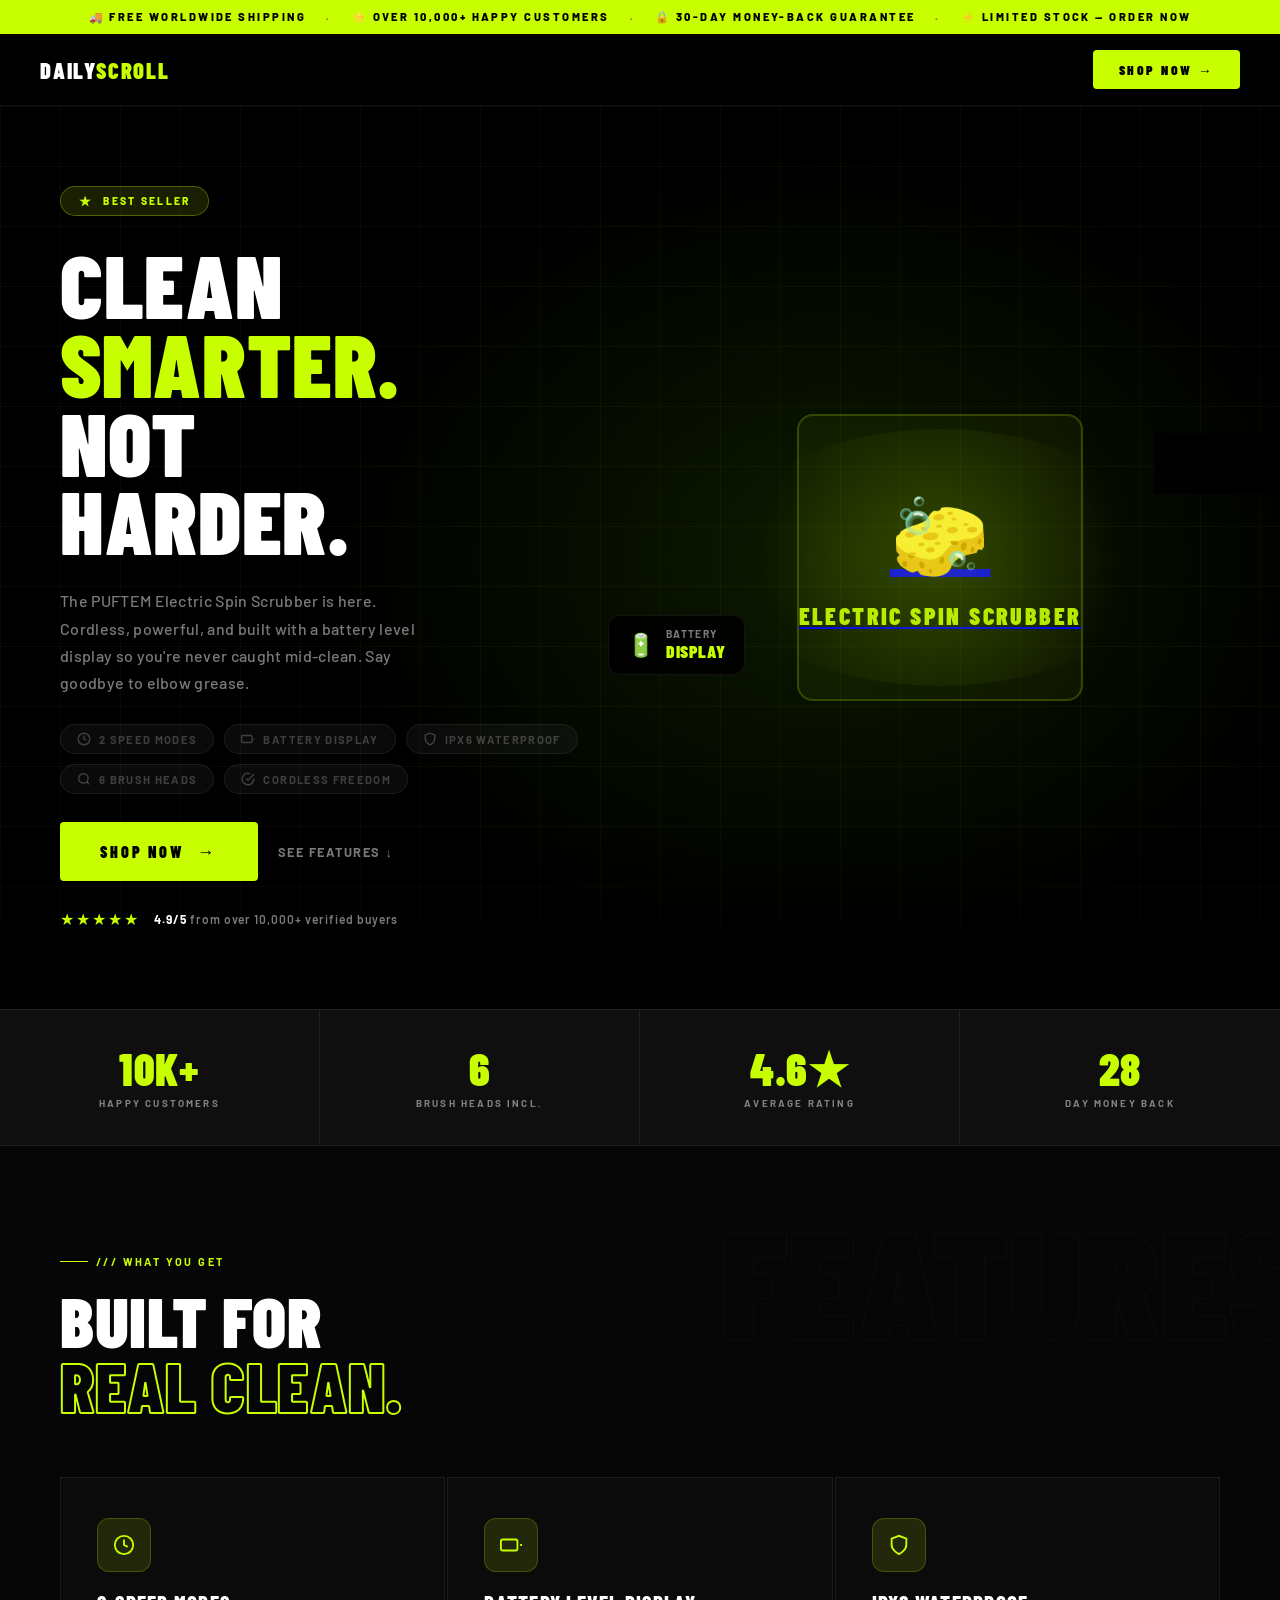
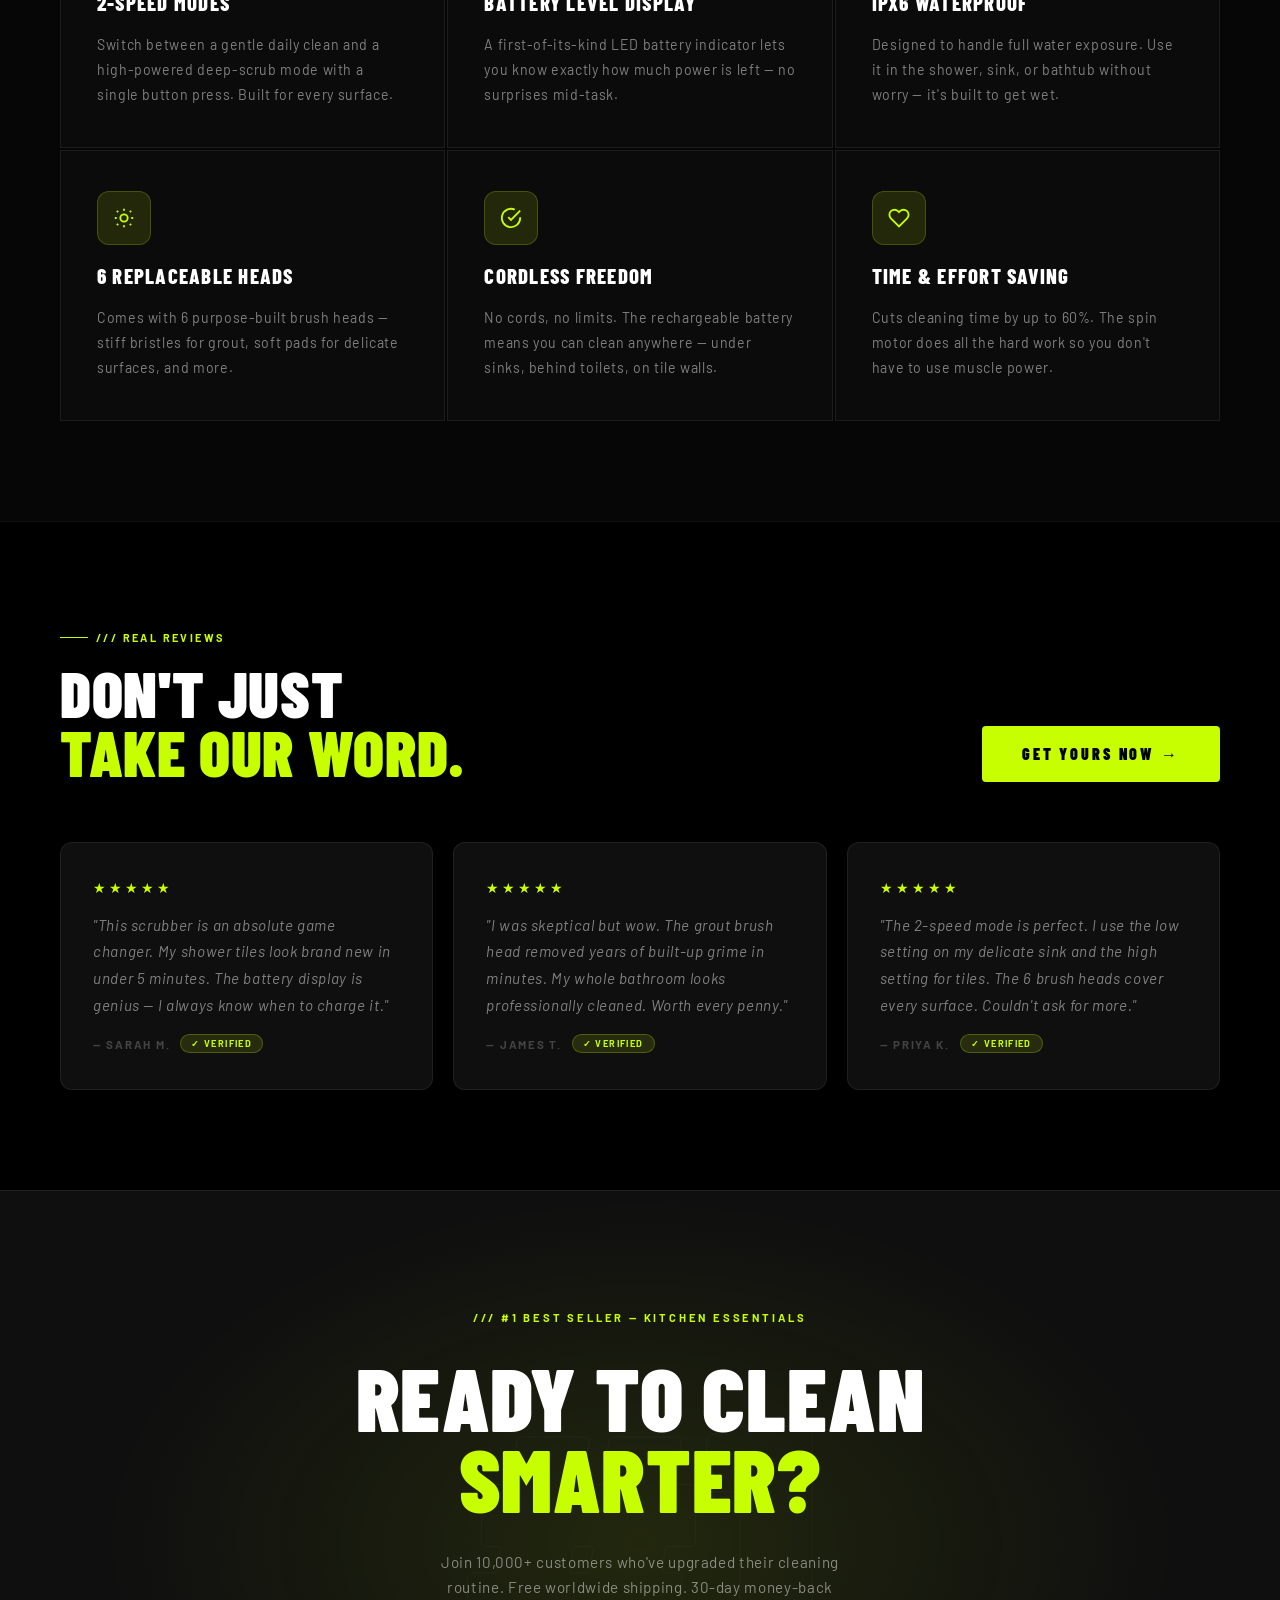
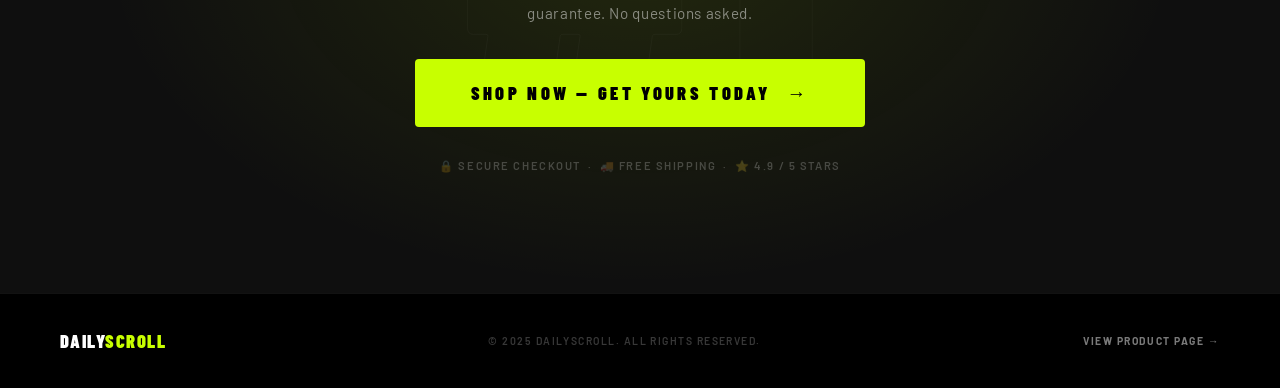
<file: assets/ad-scrubber.html>
<!DOCTYPE html>
<html lang="en">
<head>
  <meta charset="UTF-8" />
  <meta name="viewport" content="width=device-width, initial-scale=1.0" />
  <title>Clean Smarter. Not Harder. — DailyScroll Best Seller</title>
  <meta name="description" content="Meet the PUFTEM Electric Spin Scrubber — 6 replaceable heads, 2 speeds, cordless freedom. Our #1 Best Seller for a reason. Shop now at DailyScroll." />
  <link rel="preconnect" href="https://fonts.googleapis.com" />
  <link rel="preconnect" href="https://fonts.gstatic.com" crossorigin />
  <link href="https://fonts.googleapis.com/css2?family=Barlow+Condensed:wght@400;600;700;800;900&family=Barlow:wght@400;500;600;700;800&display=swap" rel="stylesheet" />
  <style>
    /* =============================================
       RESET & TOKENS
    ============================================= */
    *, *::before, *::after { margin: 0; padding: 0; box-sizing: border-box; }

    :root {
      --accent:    #c8ff00;
      --accent-dim: rgba(200,255,0,0.12);
      --accent-glow: rgba(200,255,0,0.35);
      --black:     #000000;
      --dark:      #060606;
      --mid:       #0f0f0f;
      --border:    rgba(255,255,255,0.07);
      --white:     #ffffff;
      --muted:     rgba(255,255,255,0.48);
      --dim:       rgba(255,255,255,0.22);
      --font-cond: 'Barlow Condensed', sans-serif;
      --font-body: 'Barlow', sans-serif;
      --radius:    4px;
    }

    html { scroll-behavior: smooth; }

    body {
      background: var(--black);
      color: var(--white);
      font-family: var(--font-body);
      overflow-x: hidden;
      letter-spacing: 0.04em;
    }

    /* =============================================
       TRUST BAR
    ============================================= */
    .trust-bar {
      background: var(--accent);
      color: var(--black);
      text-align: center;
      padding: 10px 16px;
      font-family: var(--font-body);
      font-size: 0.7rem;
      font-weight: 800;
      letter-spacing: 0.22em;
      text-transform: uppercase;
      display: flex;
      align-items: center;
      justify-content: center;
      gap: 20px;
      flex-wrap: wrap;
    }

    .trust-bar span { opacity: 0.5; }

    /* =============================================
       HEADER / NAV
    ============================================= */
    header {
      position: sticky;
      top: 0;
      z-index: 999;
      background: rgba(0,0,0,0.92);
      backdrop-filter: blur(20px);
      -webkit-backdrop-filter: blur(20px);
      border-bottom: 1px solid var(--border);
      padding: 16px 40px;
      display: flex;
      align-items: center;
      justify-content: space-between;
    }

    .logo {
      font-family: var(--font-cond);
      font-size: 1.4rem;
      font-weight: 900;
      letter-spacing: 0.08em;
      text-transform: uppercase;
      color: var(--white);
      text-decoration: none;
    }

    .logo em { color: var(--accent); font-style: normal; }

    .header-cta {
      display: inline-flex;
      align-items: center;
      gap: 10px;
      background: var(--accent);
      color: var(--black);
      font-family: var(--font-cond);
      font-size: 0.85rem;
      font-weight: 900;
      letter-spacing: 0.18em;
      text-transform: uppercase;
      padding: 11px 26px;
      text-decoration: none;
      border-radius: var(--radius);
      transition: transform 0.2s ease, box-shadow 0.2s ease;
    }

    .header-cta:hover {
      transform: translateY(-2px);
      box-shadow: 0 8px 24px var(--accent-glow);
    }

    /* =============================================
       HERO / AD SECTION
    ============================================= */
    .hero {
      position: relative;
      min-height: 88vh;
      display: grid;
      grid-template-columns: 1fr 1fr;
      align-items: center;
      overflow: hidden;
      background: radial-gradient(ellipse 70% 80% at 65% 50%, #0d1a00 0%, #000 55%);
    }

    /* Animated background grid */
    .hero::before {
      content: '';
      position: absolute;
      inset: 0;
      background-image:
        linear-gradient(rgba(200,255,0,0.04) 1px, transparent 1px),
        linear-gradient(90deg, rgba(200,255,0,0.04) 1px, transparent 1px);
      background-size: 60px 60px;
      animation: gridPan 30s linear infinite;
      pointer-events: none;
    }

    @keyframes gridPan {
      0%   { background-position: 0 0; }
      100% { background-position: 60px 60px; }
    }

    /* Bottom fade */
    .hero::after {
      content: '';
      position: absolute;
      bottom: 0;
      left: 0;
      right: 0;
      height: 200px;
      background: linear-gradient(to bottom, transparent, var(--black));
      pointer-events: none;
      z-index: 2;
    }

    /* ---- LEFT COPY ---- */
    .hero-copy {
      position: relative;
      z-index: 5;
      padding: 80px 0 80px 60px;
      display: flex;
      flex-direction: column;
      gap: 28px;
    }

    .badge-bestseller {
      display: inline-flex;
      align-items: center;
      gap: 10px;
      background: var(--accent-dim);
      border: 1px solid rgba(200,255,0,0.3);
      border-radius: 100px;
      padding: 6px 18px;
      font-family: var(--font-body);
      font-size: 0.65rem;
      font-weight: 800;
      letter-spacing: 0.22em;
      color: var(--accent);
      text-transform: uppercase;
      width: fit-content;
      animation: fadeSlideUp 0.7s cubic-bezier(0.16,1,0.3,1) 0.1s both;
    }

    .badge-bestseller::before {
      content: '★';
      font-size: 0.8rem;
    }

    .hero-headline {
      font-family: var(--font-cond);
      font-weight: 900;
      font-size: clamp(52px, 7vw, 108px);
      line-height: 0.88;
      text-transform: uppercase;
      animation: fadeSlideUp 0.7s cubic-bezier(0.16,1,0.3,1) 0.25s both;
    }

    .hero-headline .line-white { color: var(--white); }
    .hero-headline .line-accent { color: var(--accent); }

    .hero-sub {
      font-family: var(--font-body);
      font-size: 1rem;
      font-weight: 500;
      color: var(--muted);
      line-height: 1.7;
      max-width: 380px;
      letter-spacing: 0.02em;
      animation: fadeSlideUp 0.7s cubic-bezier(0.16,1,0.3,1) 0.4s both;
    }

    /* Feature pills */
    .feature-pills {
      display: flex;
      flex-wrap: wrap;
      gap: 10px;
      animation: fadeSlideUp 0.7s cubic-bezier(0.16,1,0.3,1) 0.5s both;
    }

    .pill {
      display: inline-flex;
      align-items: center;
      gap: 8px;
      background: rgba(255,255,255,0.04);
      border: 1px solid var(--border);
      border-radius: 100px;
      padding: 7px 16px;
      font-size: 0.7rem;
      font-weight: 700;
      letter-spacing: 0.12em;
      text-transform: uppercase;
      color: var(--dim);
      transition: border-color 0.2s, color 0.2s;
    }

    .pill:hover {
      border-color: var(--accent-glow);
      color: var(--accent);
    }

    .pill svg { flex-shrink: 0; }

    /* CTA group */
    .cta-group {
      display: flex;
      align-items: center;
      gap: 20px;
      flex-wrap: wrap;
      animation: fadeSlideUp 0.7s cubic-bezier(0.16,1,0.3,1) 0.6s both;
    }

    .btn-primary {
      display: inline-flex;
      align-items: center;
      gap: 12px;
      background: var(--accent);
      color: var(--black);
      font-family: var(--font-cond);
      font-size: 1rem;
      font-weight: 900;
      letter-spacing: 0.18em;
      text-transform: uppercase;
      padding: 18px 40px;
      text-decoration: none;
      border-radius: var(--radius);
      transition: transform 0.25s cubic-bezier(0.16,1,0.3,1), box-shadow 0.25s ease;
      position: relative;
      overflow: hidden;
    }

    .btn-primary::after {
      content: '';
      position: absolute;
      inset: 0;
      background: linear-gradient(120deg, transparent 30%, rgba(255,255,255,0.25) 50%, transparent 70%);
      transform: translateX(-100%);
      transition: transform 0.5s ease;
    }

    .btn-primary:hover { transform: translateY(-3px); box-shadow: 0 16px 40px var(--accent-glow); }
    .btn-primary:hover::after { transform: translateX(100%); }

    .btn-arrow {
      font-size: 1.1rem;
      transition: transform 0.2s ease;
    }

    .btn-primary:hover .btn-arrow { transform: translateX(4px); }

    .btn-secondary {
      display: inline-flex;
      align-items: center;
      gap: 8px;
      color: var(--muted);
      font-family: var(--font-body);
      font-size: 0.8rem;
      font-weight: 700;
      letter-spacing: 0.12em;
      text-decoration: none;
      text-transform: uppercase;
      transition: color 0.2s ease;
    }

    .btn-secondary:hover { color: var(--white); }

    /* Social proof row */
    .social-proof {
      display: flex;
      align-items: center;
      gap: 14px;
      animation: fadeSlideUp 0.7s cubic-bezier(0.16,1,0.3,1) 0.72s both;
    }

    .stars-row { color: var(--accent); font-size: 1rem; letter-spacing: 2px; }

    .proof-text {
      font-size: 0.75rem;
      font-weight: 600;
      color: var(--muted);
      letter-spacing: 0.08em;
    }

    .proof-text strong { color: var(--white); }

    /* ---- RIGHT IMAGE ---- */
    .hero-image-wrap {
      position: relative;
      z-index: 4;
      display: flex;
      align-items: center;
      justify-content: center;
      padding: 40px 40px 40px 0;
    }

    .hero-img-glow {
      position: absolute;
      width: 70%;
      height: 70%;
      border-radius: 50%;
      background: radial-gradient(circle, rgba(200,255,0,0.18) 0%, transparent 70%);
      animation: pulseGlow 3s ease-in-out infinite;
      pointer-events: none;
    }

    @keyframes pulseGlow {
      0%, 100% { transform: scale(1); opacity: 0.8; }
      50%       { transform: scale(1.1); opacity: 1; }
    }

    .hero-img {
      position: relative;
      width: 100%;
      max-width: 580px;
      border-radius: 16px;
      display: block;
      animation: floatImg 6s ease-in-out infinite;
      filter: drop-shadow(0 30px 80px rgba(200,255,0,0.2));
      cursor: pointer;
      transition: filter 0.3s ease;
    }

    .hero-img:hover { filter: drop-shadow(0 40px 100px rgba(200,255,0,0.35)); }

    @keyframes floatImg {
      0%, 100% { transform: translateY(0px) rotate(-0.5deg); }
      50%       { transform: translateY(-18px) rotate(0.5deg); }
    }

    /* Floating label badge on image */
    .img-tag {
      position: absolute;
      background: rgba(0,0,0,0.85);
      border: 1px solid var(--border);
      backdrop-filter: blur(12px);
      border-radius: 12px;
      padding: 12px 18px;
      display: flex;
      align-items: center;
      gap: 10px;
      animation: fadeSlideUp 0.7s cubic-bezier(0.16,1,0.3,1) 1s both;
    }

    .img-tag-icon { font-size: 1.4rem; }

    .img-tag-label {
      font-size: 0.65rem;
      font-weight: 700;
      letter-spacing: 0.14em;
      color: var(--muted);
      text-transform: uppercase;
    }

    .img-tag-value {
      font-family: var(--font-cond);
      font-size: 1.1rem;
      font-weight: 900;
      color: var(--accent);
      letter-spacing: 0.05em;
    }

    .img-tag-1 { bottom: 18%; left: -5%; }
    .img-tag-2 { top: 16%; right: -2%; }

    /* =============================================
       STATS BAR
    ============================================= */
    .stats-bar {
      background: var(--mid);
      border-top: 1px solid var(--border);
      border-bottom: 1px solid var(--border);
      display: grid;
      grid-template-columns: repeat(4, 1fr);
      gap: 0;
      position: relative;
      z-index: 5;
    }

    .stat-item {
      padding: 36px 20px;
      text-align: center;
      border-right: 1px solid var(--border);
      display: flex;
      flex-direction: column;
      align-items: center;
      gap: 6px;
      transition: background 0.2s ease;
    }

    .stat-item:last-child { border-right: none; }
    .stat-item:hover { background: rgba(200,255,0,0.04); }

    .stat-number {
      font-family: var(--font-cond);
      font-size: clamp(28px, 3.5vw, 52px);
      font-weight: 900;
      color: var(--accent);
      letter-spacing: 0.02em;
      line-height: 1;
    }

    .stat-label {
      font-size: 0.62rem;
      font-weight: 700;
      letter-spacing: 0.22em;
      color: var(--muted);
      text-transform: uppercase;
    }

    /* =============================================
       FEATURES SECTION
    ============================================= */
    .features-section {
      padding: 100px 60px;
      background: var(--dark);
      position: relative;
      overflow: hidden;
    }

    .features-section::before {
      content: 'FEATURES';
      position: absolute;
      top: 40px;
      right: -20px;
      font-family: var(--font-cond);
      font-size: clamp(80px, 12vw, 200px);
      font-weight: 900;
      color: transparent;
      -webkit-text-stroke: 1px rgba(255,255,255,0.03);
      pointer-events: none;
      white-space: nowrap;
    }

    .section-label-tag {
      display: inline-flex;
      align-items: center;
      gap: 8px;
      font-size: 0.68rem;
      font-weight: 700;
      letter-spacing: 0.22em;
      color: var(--accent);
      text-transform: uppercase;
      margin-bottom: 20px;
    }

    .section-label-tag::before {
      content: '';
      display: block;
      width: 28px;
      height: 1px;
      background: var(--accent);
    }

    .features-title {
      font-family: var(--font-cond);
      font-size: clamp(36px, 5.5vw, 80px);
      font-weight: 900;
      line-height: 0.92;
      text-transform: uppercase;
      margin-bottom: 60px;
    }

    .features-title .outline {
      color: transparent;
      -webkit-text-stroke: 2px var(--accent);
    }

    .features-grid {
      display: grid;
      grid-template-columns: repeat(3, 1fr);
      gap: 2px;
    }

    .feature-card {
      background: rgba(255,255,255,0.02);
      border: 1px solid var(--border);
      padding: 40px 36px;
      display: flex;
      flex-direction: column;
      gap: 18px;
      transition: background 0.3s ease, border-color 0.3s ease, transform 0.3s cubic-bezier(0.16,1,0.3,1);
      cursor: default;
    }

    .feature-card:hover {
      background: rgba(200,255,0,0.05);
      border-color: rgba(200,255,0,0.25);
      transform: translateY(-6px);
      z-index: 2;
    }

    .feature-icon-wrap {
      width: 54px;
      height: 54px;
      border-radius: 12px;
      background: var(--accent-dim);
      border: 1px solid rgba(200,255,0,0.2);
      display: flex;
      align-items: center;
      justify-content: center;
      color: var(--accent);
      transition: background 0.3s, box-shadow 0.3s;
    }

    .feature-card:hover .feature-icon-wrap {
      background: rgba(200,255,0,0.2);
      box-shadow: 0 0 20px rgba(200,255,0,0.2);
    }

    .feature-title {
      font-family: var(--font-cond);
      font-size: 1.3rem;
      font-weight: 800;
      letter-spacing: 0.06em;
      text-transform: uppercase;
    }

    .feature-desc {
      font-size: 0.88rem;
      line-height: 1.75;
      color: var(--muted);
      font-weight: 400;
    }

    /* =============================================
       TESTIMONIALS
    ============================================= */
    .reviews-section {
      padding: 100px 60px;
      background: var(--black);
      border-top: 1px solid var(--border);
    }

    .reviews-header {
      display: flex;
      align-items: flex-end;
      justify-content: space-between;
      flex-wrap: wrap;
      gap: 30px;
      margin-bottom: 60px;
    }

    .reviews-title {
      font-family: var(--font-cond);
      font-size: clamp(32px, 5vw, 72px);
      font-weight: 900;
      text-transform: uppercase;
      line-height: 0.92;
    }

    .reviews-title .accent { color: var(--accent); }

    .reviews-grid {
      display: grid;
      grid-template-columns: repeat(3, 1fr);
      gap: 20px;
    }

    .review-card {
      background: var(--mid);
      border: 1px solid var(--border);
      border-radius: 12px;
      padding: 36px 32px;
      display: flex;
      flex-direction: column;
      gap: 16px;
      transition: border-color 0.3s ease, transform 0.3s ease;
    }

    .review-card:hover {
      border-color: rgba(200,255,0,0.2);
      transform: translateY(-4px);
    }

    .review-stars { color: var(--accent); font-size: 0.9rem; letter-spacing: 3px; }

    .review-text {
      font-size: 0.95rem;
      line-height: 1.75;
      color: var(--muted);
      font-style: italic;
    }

    .review-author {
      font-size: 0.72rem;
      font-weight: 700;
      letter-spacing: 0.15em;
      color: var(--dim);
      text-transform: uppercase;
      margin-top: auto;
      display: flex;
      align-items: center;
      gap: 10px;
    }

    .verified-badge {
      background: var(--accent-dim);
      border: 1px solid rgba(200,255,0,0.25);
      color: var(--accent);
      border-radius: 100px;
      padding: 3px 10px;
      font-size: 0.58rem;
      letter-spacing: 0.15em;
    }

    /* =============================================
       FINAL CTA BANNER
    ============================================= */
    .cta-banner {
      position: relative;
      padding: 120px 60px;
      background:
        radial-gradient(ellipse 60% 70% at 50% 50%, rgba(200,255,0,0.1) 0%, transparent 70%),
        var(--mid);
      border-top: 1px solid var(--border);
      overflow: hidden;
      text-align: center;
      display: flex;
      flex-direction: column;
      align-items: center;
      gap: 32px;
    }

    .cta-banner::before {
      content: '#1';
      position: absolute;
      top: 50%;
      left: 50%;
      transform: translate(-50%, -50%);
      font-family: var(--font-cond);
      font-size: clamp(160px, 30vw, 400px);
      font-weight: 900;
      color: transparent;
      -webkit-text-stroke: 1px rgba(255,255,255,0.03);
      white-space: nowrap;
      pointer-events: none;
      line-height: 1;
    }

    .cta-label {
      font-size: 0.7rem;
      font-weight: 700;
      letter-spacing: 0.25em;
      color: var(--accent);
      text-transform: uppercase;
    }

    .cta-headline {
      font-family: var(--font-cond);
      font-size: clamp(40px, 7vw, 110px);
      font-weight: 900;
      text-transform: uppercase;
      line-height: 0.9;
      position: relative;
      z-index: 2;
    }

    .cta-headline .accent { color: var(--accent); }

    .cta-sub {
      font-size: 0.95rem;
      color: var(--muted);
      max-width: 420px;
      line-height: 1.7;
      position: relative;
      z-index: 2;
    }

    .btn-primary-lg {
      display: inline-flex;
      align-items: center;
      gap: 16px;
      background: var(--accent);
      color: var(--black);
      font-family: var(--font-cond);
      font-size: 1.15rem;
      font-weight: 900;
      letter-spacing: 0.18em;
      text-transform: uppercase;
      padding: 22px 56px;
      text-decoration: none;
      border-radius: var(--radius);
      transition: transform 0.25s cubic-bezier(0.16,1,0.3,1), box-shadow 0.25s ease;
      position: relative;
      z-index: 2;
      overflow: hidden;
    }

    .btn-primary-lg::after {
      content: '';
      position: absolute;
      inset: 0;
      background: linear-gradient(120deg, transparent 30%, rgba(255,255,255,0.3) 50%, transparent 70%);
      transform: translateX(-100%);
      transition: transform 0.5s ease;
    }

    .btn-primary-lg:hover {
      transform: translateY(-4px) scale(1.02);
      box-shadow: 0 24px 60px var(--accent-glow);
    }

    .btn-primary-lg:hover::after { transform: translateX(100%); }

    .cta-guarantee {
      font-size: 0.7rem;
      font-weight: 600;
      color: var(--dim);
      letter-spacing: 0.14em;
      text-transform: uppercase;
      position: relative;
      z-index: 2;
    }

    /* =============================================
       FOOTER
    ============================================= */
    footer {
      background: var(--black);
      border-top: 1px solid var(--border);
      padding: 36px 60px;
      display: flex;
      align-items: center;
      justify-content: space-between;
      flex-wrap: wrap;
      gap: 16px;
    }

    .footer-logo {
      font-family: var(--font-cond);
      font-size: 1.15rem;
      font-weight: 900;
      letter-spacing: 0.08em;
      text-transform: uppercase;
      color: var(--white);
      text-decoration: none;
    }

    .footer-logo em { color: var(--accent); font-style: normal; }

    .footer-copy {
      font-size: 0.65rem;
      font-weight: 600;
      letter-spacing: 0.14em;
      color: var(--dim);
      text-transform: uppercase;
    }

    .footer-link {
      font-size: 0.65rem;
      font-weight: 700;
      letter-spacing: 0.15em;
      color: var(--muted);
      text-decoration: none;
      text-transform: uppercase;
      transition: color 0.2s;
    }

    .footer-link:hover { color: var(--accent); }

    /* =============================================
       ANIMATIONS
    ============================================= */
    @keyframes fadeSlideUp {
      from { opacity: 0; transform: translateY(28px); }
      to   { opacity: 1; transform: translateY(0); }
    }

    /* Scroll reveal via class */
    .reveal {
      opacity: 0;
      transform: translateY(40px);
      transition: opacity 0.75s cubic-bezier(0.16,1,0.3,1), transform 0.75s cubic-bezier(0.16,1,0.3,1);
    }

    .reveal.visible {
      opacity: 1;
      transform: translateY(0);
    }

    /* =============================================
       RESPONSIVE
    ============================================= */
    @media (max-width: 1024px) {
      .features-grid { grid-template-columns: repeat(2, 1fr); }
      .reviews-grid  { grid-template-columns: repeat(2, 1fr); }
    }

    @media (max-width: 768px) {
      header { padding: 14px 20px; }
      .logo  { font-size: 1.1rem; }
      .hero  { grid-template-columns: 1fr; min-height: auto; }

      .hero-copy {
        padding: 60px 24px 30px;
        order: 2;
        gap: 22px;
      }

      .hero-image-wrap {
        padding: 30px 24px 0;
        order: 1;
      }

      .hero-img { max-width: 100%; }
      .img-tag-1 { left: 0; bottom: 10%; }
      .img-tag-2 { right: 0; top: 8%; }

      .stats-bar {
        grid-template-columns: repeat(2, 1fr);
      }

      .stat-item:nth-child(2) { border-right: none; }
      .stat-item:nth-child(3) { border-top: 1px solid var(--border); }
      .stat-item:nth-child(4) { border-top: 1px solid var(--border); border-right: none; }

      .features-section,
      .reviews-section,
      .cta-banner { padding: 70px 24px; }

      .features-grid { grid-template-columns: 1fr; }
      .reviews-grid  { grid-template-columns: 1fr; }

      .reviews-header { flex-direction: column; align-items: flex-start; }

      footer {
        padding: 28px 24px;
        flex-direction: column;
        align-items: flex-start;
        gap: 12px;
      }

      .trust-bar span:nth-child(n+4) { display: none; }
    }

    @media (max-width: 480px) {
      .hero-headline { font-size: 52px; }
      .cta-group { flex-direction: column; align-items: flex-start; }
      .btn-primary { width: 100%; justify-content: center; }
    }
  </style>
</head>
<body>

  <!-- TRUST BAR -->
  <div class="trust-bar" role="banner">
    🚚 FREE WORLDWIDE SHIPPING
    <span>·</span>
    ⭐ OVER 10,000+ HAPPY CUSTOMERS
    <span>·</span>
    🔒 30-DAY MONEY-BACK GUARANTEE
    <span>·</span>
    ⚡ LIMITED STOCK — ORDER NOW
  </div>

  <!-- HEADER -->
  <header>
    <a href="https://dailyscroll.store" class="logo" id="header-logo">DAILY<em>SCROLL</em></a>
    <a href="https://dailyscroll.store/collections/kitchen-essentials/products/puftem-electric-spin-cordless-shower-scrubber-with-battery-level-display-2-speeds-electric-scrubber-for-cleaning-with-6-replaceable-heads"
       class="header-cta" id="header-shop-btn" target="_blank" rel="noopener">
      SHOP NOW →
    </a>
  </header>

  <!-- HERO SECTION -->
  <section class="hero" id="hero" aria-labelledby="hero-heading">
    <!-- Left: copy -->
    <div class="hero-copy">
      <div class="badge-bestseller" aria-label="Best Seller badge">BEST SELLER</div>

      <h1 class="hero-headline" id="hero-heading">
        <span class="line-white">CLEAN</span><br/>
        <span class="line-accent">SMARTER.</span><br/>
        <span class="line-white">NOT</span><br/>
        <span class="line-white">HARDER.</span>
      </h1>

      <p class="hero-sub">
        The PUFTEM Electric Spin Scrubber is here. Cordless, powerful, and built with a battery level display so you're never caught mid-clean. Say goodbye to elbow grease.
      </p>

      <!-- Feature pills -->
      <div class="feature-pills" role="list">
        <div class="pill" role="listitem">
          <svg width="14" height="14" viewBox="0 0 24 24" fill="none" stroke="currentColor" stroke-width="2.5"><circle cx="12" cy="12" r="10"/><path d="M12 6v6l4 2"/></svg>
          2 Speed Modes
        </div>
        <div class="pill" role="listitem">
          <svg width="14" height="14" viewBox="0 0 24 24" fill="none" stroke="currentColor" stroke-width="2.5"><rect x="1" y="6" width="18" height="12" rx="2"/><path d="M23 13v-2"/></svg>
          Battery Display
        </div>
        <div class="pill" role="listitem">
          <svg width="14" height="14" viewBox="0 0 24 24" fill="none" stroke="currentColor" stroke-width="2.5"><path d="M12 22s8-4 8-10V5l-8-3-8 3v7c0 6 8 10 8 10z"/></svg>
          IPX6 Waterproof
        </div>
        <div class="pill" role="listitem">
          <svg width="14" height="14" viewBox="0 0 24 24" fill="none" stroke="currentColor" stroke-width="2.5"><circle cx="11" cy="11" r="8"/><path d="m21 21-4.35-4.35"/></svg>
          6 Brush Heads
        </div>
        <div class="pill" role="listitem">
          <svg width="14" height="14" viewBox="0 0 24 24" fill="none" stroke="currentColor" stroke-width="2.5"><path d="M22 11.08V12a10 10 0 1 1-5.93-9.14"/><polyline points="22 4 12 14.01 9 11.01"/></svg>
          Cordless Freedom
        </div>
      </div>

      <!-- CTA -->
      <div class="cta-group">
        <a href="https://dailyscroll.store/collections/kitchen-essentials/products/puftem-electric-spin-cordless-shower-scrubber-with-battery-level-display-2-speeds-electric-scrubber-for-cleaning-with-6-replaceable-heads"
           class="btn-primary" id="hero-shop-btn" target="_blank" rel="noopener">
          SHOP NOW <span class="btn-arrow">→</span>
        </a>
        <a href="#features" class="btn-secondary" id="hero-features-btn">
          SEE FEATURES ↓
        </a>
      </div>

      <!-- Social proof -->
      <div class="social-proof">
        <div class="stars-row" aria-label="5 stars">★★★★★</div>
        <p class="proof-text"><strong>4.9/5</strong> from over 10,000+ verified buyers</p>
      </div>
    </div>

    <!-- Right: Product image -->
    <div class="hero-image-wrap">
      <div class="hero-img-glow" aria-hidden="true"></div>

      <!-- Floating tag 1 -->
      <div class="img-tag img-tag-1" aria-hidden="true">
        <span class="img-tag-icon">🔋</span>
        <div>
          <div class="img-tag-label">Battery</div>
          <div class="img-tag-value">DISPLAY</div>
        </div>
      </div>

      <a href="https://dailyscroll.store/collections/kitchen-essentials/products/puftem-electric-spin-cordless-shower-scrubber-with-battery-level-display-2-speeds-electric-scrubber-for-cleaning-with-6-replaceable-heads"
         target="_blank" rel="noopener" id="hero-img-link" aria-label="Shop the Electric Spin Scrubber">
        <img
          src="https://dailyscroll.store/cdn/shop/files/Image_fxab6c_c8ef9c.png?v=1752941742"
          alt="PUFTEM Electric Spin Cordless Shower Scrubber with 6 replaceable brush heads"
          class="hero-img"
          loading="eager"
          onerror="this.onerror=null; this.src=''; this.parentElement.innerHTML='<div style=\'width:100%;max-width:580px;aspect-ratio:1/1;background:rgba(200,255,0,0.05);border:2px solid rgba(200,255,0,0.2);border-radius:16px;display:flex;flex-direction:column;align-items:center;justify-content:center;gap:16px;\'><div style=\'font-size:5rem;\'>🧽</div><div style=\'font-family:Barlow Condensed,sans-serif;font-weight:900;font-size:1.5rem;letter-spacing:0.1em;color:rgba(200,255,0,0.9);\'>ELECTRIC SPIN SCRUBBER</div></div>'"
        />
      </a>

      <!-- Floating tag 2 -->
      <div class="img-tag img-tag-2" aria-hidden="true">
        <span class="img-tag-icon">⚡</span>
        <div>
          <div class="img-tag-label">Speed</div>
          <div class="img-tag-value">2 MODES</div>
        </div>
      </div>
    </div>
  </section>

  <!-- STATS BAR -->
  <div class="stats-bar" role="region" aria-label="Product statistics">
    <div class="stat-item reveal">
      <div class="stat-number">10K+</div>
      <div class="stat-label">Happy Customers</div>
    </div>
    <div class="stat-item reveal">
      <div class="stat-number">6</div>
      <div class="stat-label">Brush Heads Incl.</div>
    </div>
    <div class="stat-item reveal">
      <div class="stat-number">4.9★</div>
      <div class="stat-label">Average Rating</div>
    </div>
    <div class="stat-item reveal">
      <div class="stat-number">30</div>
      <div class="stat-label">Day Money Back</div>
    </div>
  </div>

  <!-- FEATURES SECTION -->
  <section class="features-section" id="features" aria-labelledby="features-title">
    <div class="section-label-tag">/// WHAT YOU GET</div>
    <h2 class="features-title" id="features-title">
      BUILT FOR<br/>
      <span class="outline">REAL CLEAN.</span>
    </h2>

    <div class="features-grid">
      <!-- Card 1 -->
      <div class="feature-card reveal" id="feature-1">
        <div class="feature-icon-wrap" aria-hidden="true">
          <svg width="22" height="22" viewBox="0 0 24 24" fill="none" stroke="currentColor" stroke-width="2"><circle cx="12" cy="12" r="10"/><path d="M12 6v6l4 2"/></svg>
        </div>
        <div class="feature-title">2-Speed Modes</div>
        <p class="feature-desc">Switch between a gentle daily clean and a high-powered deep-scrub mode with a single button press. Built for every surface.</p>
      </div>

      <!-- Card 2 -->
      <div class="feature-card reveal" id="feature-2">
        <div class="feature-icon-wrap" aria-hidden="true">
          <svg width="22" height="22" viewBox="0 0 24 24" fill="none" stroke="currentColor" stroke-width="2"><rect x="1" y="6" width="18" height="12" rx="2"/><path d="M23 13v-2"/></svg>
        </div>
        <div class="feature-title">Battery Level Display</div>
        <p class="feature-desc">A first-of-its-kind LED battery indicator lets you know exactly how much power is left — no surprises mid-task.</p>
      </div>

      <!-- Card 3 -->
      <div class="feature-card reveal" id="feature-3">
        <div class="feature-icon-wrap" aria-hidden="true">
          <svg width="22" height="22" viewBox="0 0 24 24" fill="none" stroke="currentColor" stroke-width="2"><path d="M12 22s8-4 8-10V5l-8-3-8 3v7c0 6 8 10 8 10z"/></svg>
        </div>
        <div class="feature-title">IPX6 Waterproof</div>
        <p class="feature-desc">Designed to handle full water exposure. Use it in the shower, sink, or bathtub without worry — it's built to get wet.</p>
      </div>

      <!-- Card 4 -->
      <div class="feature-card reveal" id="feature-4">
        <div class="feature-icon-wrap" aria-hidden="true">
          <svg width="22" height="22" viewBox="0 0 24 24" fill="none" stroke="currentColor" stroke-width="2"><circle cx="12" cy="12" r="4"/><path d="M12 2v2M12 20v2M4.22 4.22l1.42 1.42M18.36 18.36l1.42 1.42M2 12h2M20 12h2M4.22 19.78l1.42-1.42M18.36 5.64l1.42-1.42"/></svg>
        </div>
        <div class="feature-title">6 Replaceable Heads</div>
        <p class="feature-desc">Comes with 6 purpose-built brush heads — stiff bristles for grout, soft pads for delicate surfaces, and more.</p>
      </div>

      <!-- Card 5 -->
      <div class="feature-card reveal" id="feature-5">
        <div class="feature-icon-wrap" aria-hidden="true">
          <svg width="22" height="22" viewBox="0 0 24 24" fill="none" stroke="currentColor" stroke-width="2"><path d="M22 11.08V12a10 10 0 1 1-5.93-9.14"/><polyline points="22 4 12 14.01 9 11.01"/></svg>
        </div>
        <div class="feature-title">Cordless Freedom</div>
        <p class="feature-desc">No cords, no limits. The rechargeable battery means you can clean anywhere — under sinks, behind toilets, on tile walls.</p>
      </div>

      <!-- Card 6 -->
      <div class="feature-card reveal" id="feature-6">
        <div class="feature-icon-wrap" aria-hidden="true">
          <svg width="22" height="22" viewBox="0 0 24 24" fill="none" stroke="currentColor" stroke-width="2"><path d="M20.84 4.61a5.5 5.5 0 0 0-7.78 0L12 5.67l-1.06-1.06a5.5 5.5 0 0 0-7.78 7.78l1.06 1.06L12 21.23l7.78-7.78 1.06-1.06a5.5 5.5 0 0 0 0-7.78z"/></svg>
        </div>
        <div class="feature-title">Time & Effort Saving</div>
        <p class="feature-desc">Cuts cleaning time by up to 60%. The spin motor does all the hard work so you don't have to use muscle power.</p>
      </div>
    </div>
  </section>

  <!-- TESTIMONIALS -->
  <section class="reviews-section" id="reviews" aria-labelledby="reviews-title">
    <div class="reviews-header">
      <div>
        <div class="section-label-tag">/// REAL REVIEWS</div>
        <h2 class="reviews-title" id="reviews-title">
          DON'T JUST<br/><span class="accent">TAKE OUR WORD.</span>
        </h2>
      </div>
      <a href="https://dailyscroll.store/collections/kitchen-essentials/products/puftem-electric-spin-cordless-shower-scrubber-with-battery-level-display-2-speeds-electric-scrubber-for-cleaning-with-6-replaceable-heads"
         class="btn-primary" id="reviews-shop-btn" target="_blank" rel="noopener">
        GET YOURS NOW →
      </a>
    </div>

    <div class="reviews-grid">
      <div class="review-card reveal" id="review-1">
        <div class="review-stars" aria-label="5 stars">★★★★★</div>
        <p class="review-text">"This scrubber is an absolute game changer. My shower tiles look brand new in under 5 minutes. The battery display is genius — I always know when to charge it."</p>
        <div class="review-author">
          — Sarah M.
          <span class="verified-badge">✓ VERIFIED</span>
        </div>
      </div>

      <div class="review-card reveal" id="review-2">
        <div class="review-stars" aria-label="5 stars">★★★★★</div>
        <p class="review-text">"I was skeptical but wow. The grout brush head removed years of built-up grime in minutes. My whole bathroom looks professionally cleaned. Worth every penny."</p>
        <div class="review-author">
          — James T.
          <span class="verified-badge">✓ VERIFIED</span>
        </div>
      </div>

      <div class="review-card reveal" id="review-3">
        <div class="review-stars" aria-label="5 stars">★★★★★</div>
        <p class="review-text">"The 2-speed mode is perfect. I use the low setting on my delicate sink and the high setting for tiles. The 6 brush heads cover every surface. Couldn't ask for more."</p>
        <div class="review-author">
          — Priya K.
          <span class="verified-badge">✓ VERIFIED</span>
        </div>
      </div>
    </div>
  </section>

  <!-- FINAL CTA BANNER -->
  <section class="cta-banner" id="cta" aria-labelledby="cta-heading">
    <div class="cta-label">/// #1 BEST SELLER — KITCHEN ESSENTIALS</div>

    <h2 class="cta-headline" id="cta-heading">
      READY TO CLEAN<br/><span class="accent">SMARTER?</span>
    </h2>

    <p class="cta-sub">
      Join 10,000+ customers who've upgraded their cleaning routine. Free worldwide shipping. 30-day money-back guarantee. No questions asked.
    </p>

    <a href="https://dailyscroll.store/collections/kitchen-essentials/products/puftem-electric-spin-cordless-shower-scrubber-with-battery-level-display-2-speeds-electric-scrubber-for-cleaning-with-6-replaceable-heads"
       class="btn-primary-lg" id="cta-main-btn" target="_blank" rel="noopener">
      SHOP NOW — GET YOURS TODAY <span style="font-size:1.2rem;">→</span>
    </a>

    <p class="cta-guarantee">🔒 Secure checkout &nbsp;·&nbsp; 🚚 Free shipping &nbsp;·&nbsp; ⭐ 4.9 / 5 Stars</p>
  </section>

  <!-- FOOTER -->
  <footer>
    <a href="https://dailyscroll.store" class="footer-logo" id="footer-logo">DAILY<em>SCROLL</em></a>
    <span class="footer-copy">© 2025 DailyScroll. All rights reserved.</span>
    <a href="https://dailyscroll.store/collections/kitchen-essentials/products/puftem-electric-spin-cordless-shower-scrubber-with-battery-level-display-2-speeds-electric-scrubber-for-cleaning-with-6-replaceable-heads"
       class="footer-link" id="footer-product-link" target="_blank" rel="noopener">
      VIEW PRODUCT PAGE →
    </a>
  </footer>

  <!-- SCROLL REVEAL SCRIPT -->
  <script>
    (function () {
      'use strict';

      // Intersection Observer for scroll reveal
      const revealEls = document.querySelectorAll('.reveal');
      const io = new IntersectionObserver(
        (entries) => {
          entries.forEach((entry) => {
            if (entry.isIntersecting) {
              entry.target.classList.add('visible');
              io.unobserve(entry.target);
            }
          });
        },
        { threshold: 0.12, rootMargin: '0px 0px -40px 0px' }
      );

      revealEls.forEach((el) => io.observe(el));

      // Stagger children in grids
      document.querySelectorAll('.features-grid, .reviews-grid, .stats-bar').forEach((grid) => {
        Array.from(grid.children).forEach((child, i) => {
          child.style.transitionDelay = `${i * 0.08}s`;
        });
      });

      // Animated count-up for stats
      function animateCount(el, target, suffix) {
        const duration = 1800;
        const start = performance.now();
        const isFloat = target % 1 !== 0;

        function tick(now) {
          const elapsed = Math.min((now - start) / duration, 1);
          const ease = 1 - Math.pow(1 - elapsed, 4);
          const current = isFloat ? (ease * target).toFixed(1) : Math.round(ease * target);
          el.textContent = current + suffix;
          if (elapsed < 1) requestAnimationFrame(tick);
        }

        requestAnimationFrame(tick);
      }

      const statIo = new IntersectionObserver(
        (entries) => {
          entries.forEach((entry) => {
            if (entry.isIntersecting) {
              const el = entry.target.querySelector('.stat-number');
              const raw = el.textContent.trim();
              const match = raw.match(/([\d.]+)([^\d.]*)/);
              if (match) {
                animateCount(el, parseFloat(match[1]), match[2]);
              }
              statIo.unobserve(entry.target);
            }
          });
        },
        { threshold: 0.5 }
      );

      document.querySelectorAll('.stat-item').forEach((el) => statIo.observe(el));
    })();
  </script>
</body>
</html>
</file>
